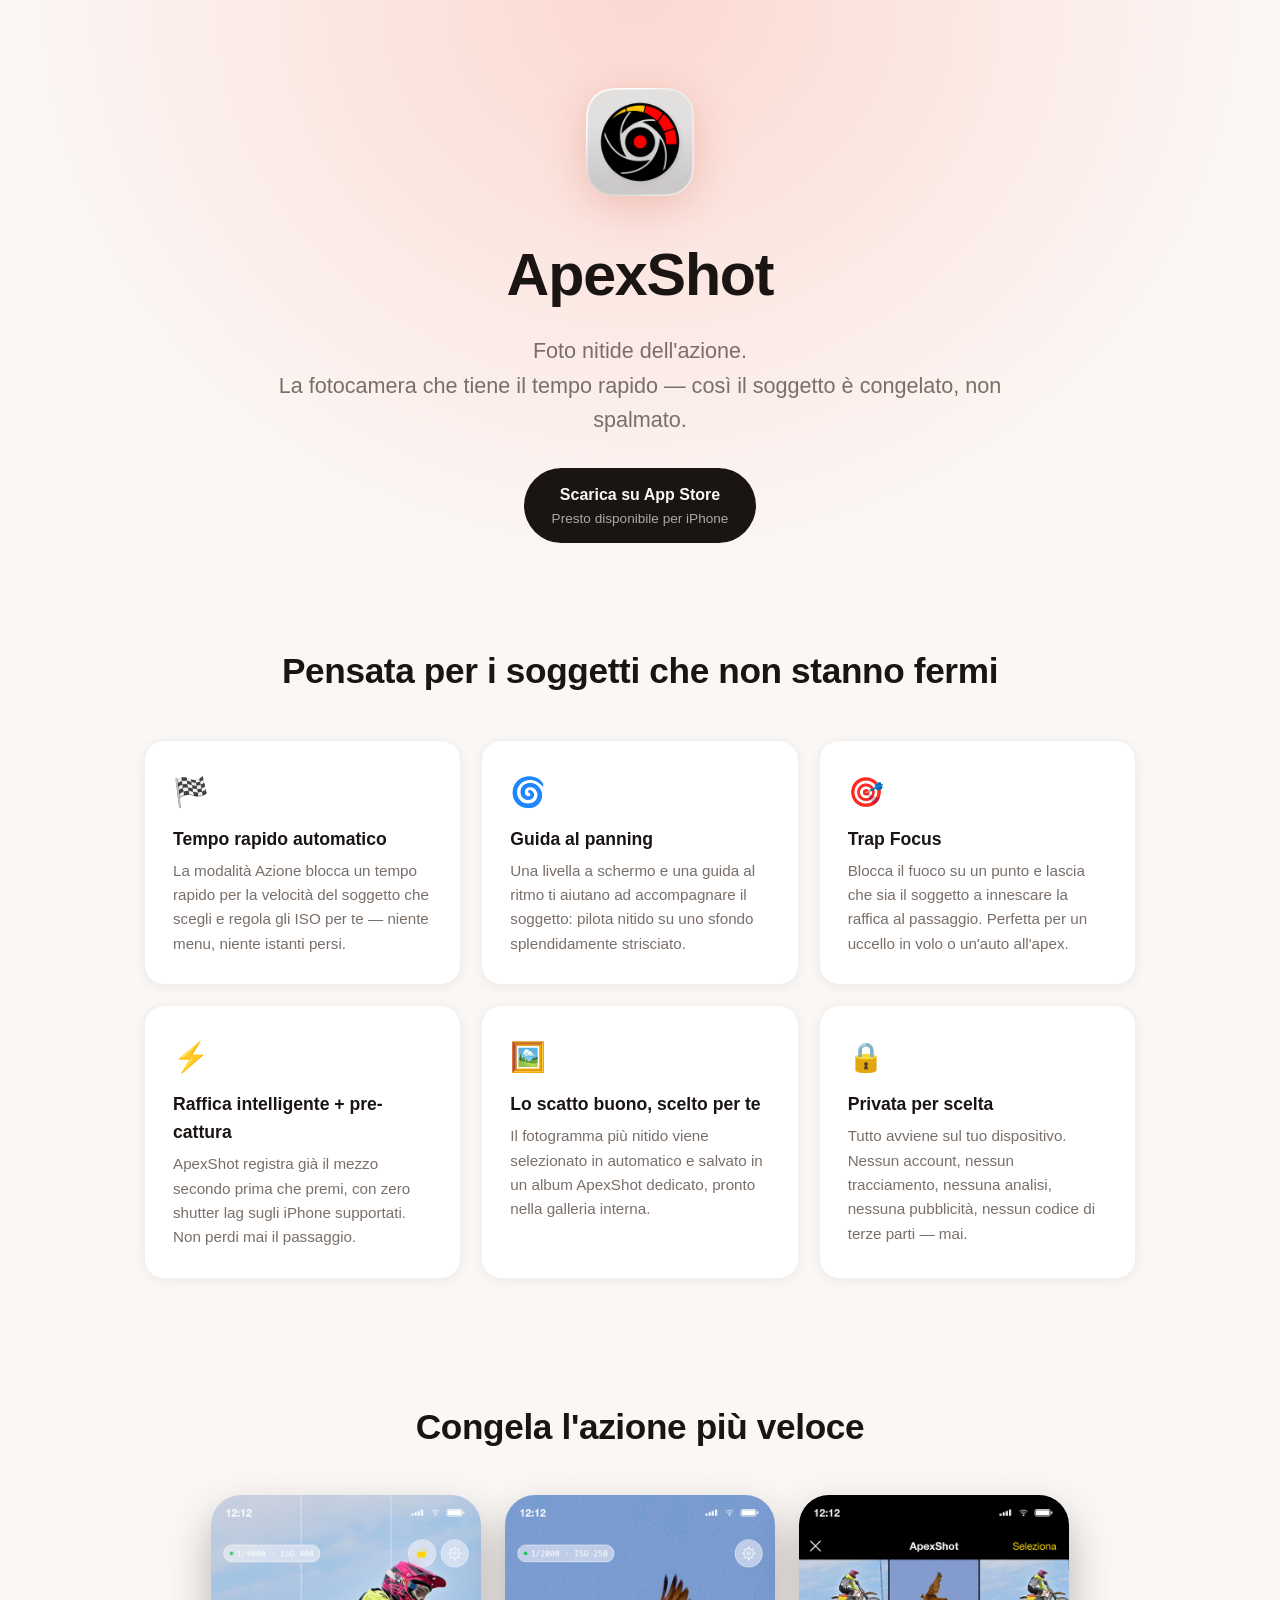
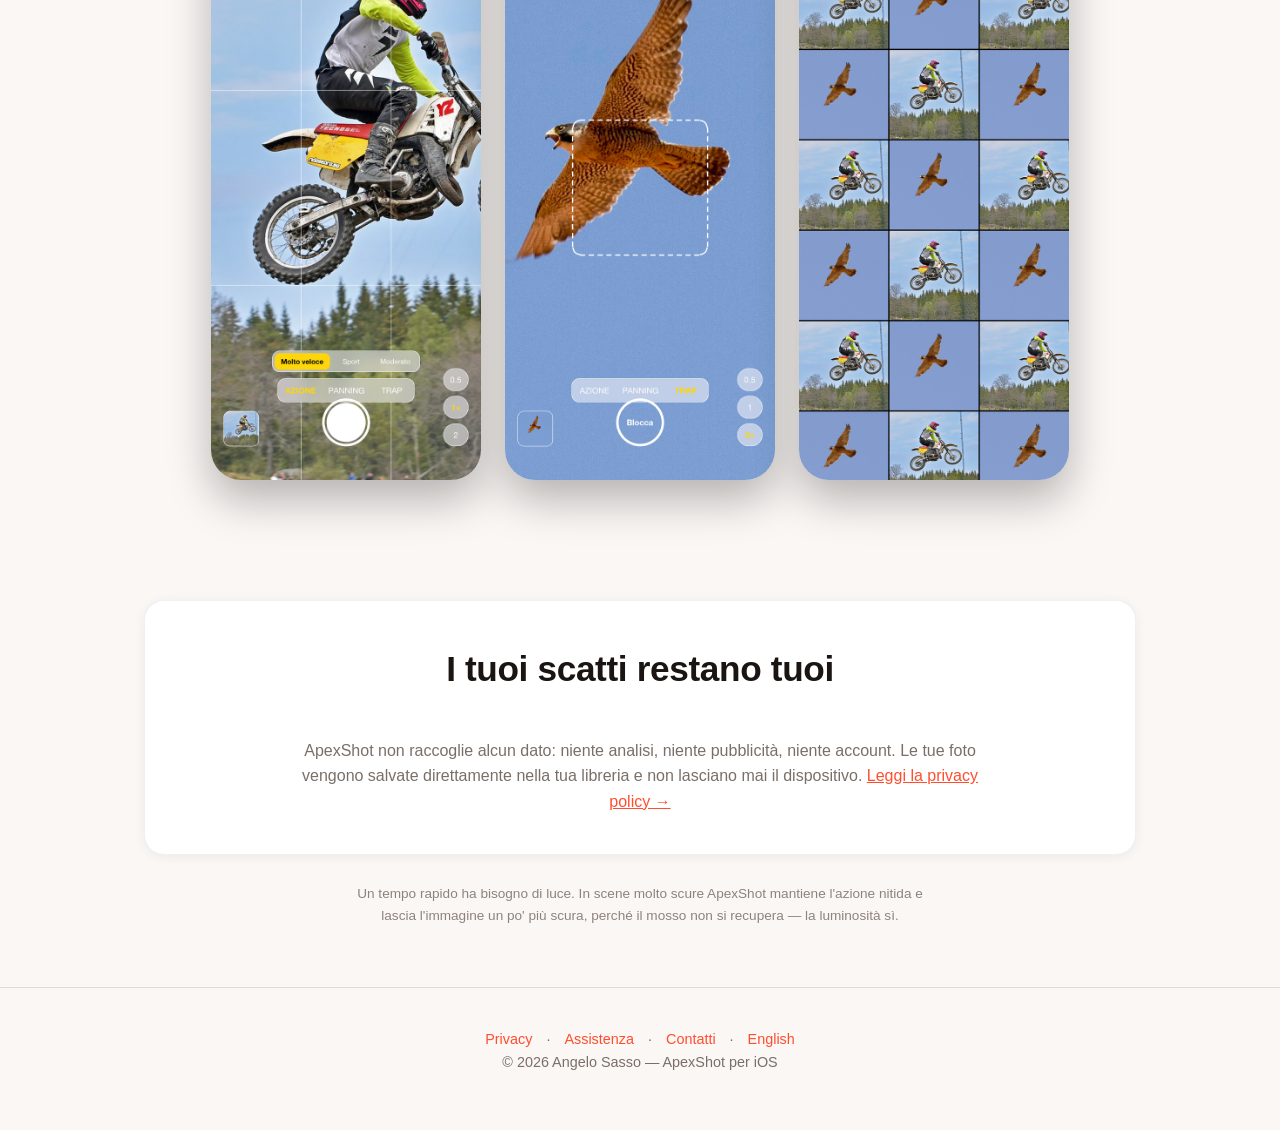
<file: it/index.html>
<!DOCTYPE html>
<html lang="it">
<head>
  <meta charset="utf-8">
  <meta name="viewport" content="width=device-width, initial-scale=1">
  <title>ApexShot — foto nitide dell'azione</title>
  <meta name="description" content="ApexShot è una fotocamera d'azione nativa per iOS che tiene il tempo rapido: motorsport, sport, animali e bambini vengono nitidi. Privata, sul dispositivo, senza pubblicità né tracciamento.">
  <meta property="og:title" content="ApexShot — foto nitide dell'azione">
  <meta property="og:description" content="La fotocamera d'azione che congela il movimento. Privata, sul dispositivo, senza pubblicità.">
  <meta property="og:image" content="../assets/01-action.png">
  <link rel="icon" href="../assets/icon.png">
  <link rel="apple-touch-icon" href="../assets/icon.png">
  <link rel="stylesheet" href="../style.css">
</head>
<body>

<header>
  <div class="wrap">
    <img class="icon" src="../assets/icon.png" alt="Icona di ApexShot">
    <h1>ApexShot</h1>
    <p class="tagline">Foto nitide dell'azione.<br>La fotocamera che tiene il tempo rapido — così il soggetto è congelato, non spalmato.</p>
    <a class="badge" href="#" aria-label="Scarica ApexShot dall'App Store">
      Scarica su App Store
      <span>Presto disponibile per iPhone</span>
    </a>
  </div>
</header>

<section>
  <div class="wrap">
    <h2>Pensata per i soggetti che non stanno fermi</h2>
    <div class="features">
      <div class="feature">
        <div class="emoji">🏁</div>
        <h3>Tempo rapido automatico</h3>
        <p>La modalità Azione blocca un tempo rapido per la velocità del soggetto che scegli e regola gli ISO per te — niente menu, niente istanti persi.</p>
      </div>
      <div class="feature">
        <div class="emoji">🌀</div>
        <h3>Guida al panning</h3>
        <p>Una livella a schermo e una guida al ritmo ti aiutano ad accompagnare il soggetto: pilota nitido su uno sfondo splendidamente strisciato.</p>
      </div>
      <div class="feature">
        <div class="emoji">🎯</div>
        <h3>Trap Focus</h3>
        <p>Blocca il fuoco su un punto e lascia che sia il soggetto a innescare la raffica al passaggio. Perfetta per un uccello in volo o un'auto all'apex.</p>
      </div>
      <div class="feature">
        <div class="emoji">⚡</div>
        <h3>Raffica intelligente + pre-cattura</h3>
        <p>ApexShot registra già il mezzo secondo prima che premi, con zero shutter lag sugli iPhone supportati. Non perdi mai il passaggio.</p>
      </div>
      <div class="feature">
        <div class="emoji">🖼️</div>
        <h3>Lo scatto buono, scelto per te</h3>
        <p>Il fotogramma più nitido viene selezionato in automatico e salvato in un album ApexShot dedicato, pronto nella galleria interna.</p>
      </div>
      <div class="feature">
        <div class="emoji">🔒</div>
        <h3>Privata per scelta</h3>
        <p>Tutto avviene sul tuo dispositivo. Nessun account, nessun tracciamento, nessuna analisi, nessuna pubblicità, nessun codice di terze parti — mai.</p>
      </div>
    </div>
  </div>
</section>

<section>
  <div class="wrap">
    <h2>Congela l'azione più veloce</h2>
    <div class="shots">
      <img src="../assets/it-01-action.png" alt="La modalità Azione di ApexShot congela un motociclista in movimento" loading="lazy">
      <img src="../assets/it-02-trap.png" alt="Trap Focus di ApexShot armato su un falco in volo" loading="lazy">
      <img src="../assets/it-03-gallery.png" alt="La galleria ApexShot con gli scatti nitidi" loading="lazy">
    </div>
  </div>
</section>

<section>
  <div class="wrap">
    <div class="privacy-callout">
      <h2>I tuoi scatti restano tuoi</h2>
      <p>ApexShot non raccoglie alcun dato: niente analisi, niente pubblicità, niente account. Le tue foto vengono salvate direttamente nella tua libreria e non lasciano mai il dispositivo. <a href="privacy.html">Leggi la privacy policy →</a></p>
    </div>
    <p class="note">Un tempo rapido ha bisogno di luce. In scene molto scure ApexShot mantiene l'azione nitida e lascia l'immagine un po' più scura, perché il mosso non si recupera — la luminosità sì.</p>
  </div>
</section>

<footer>
  <div class="wrap">
    <p>
      <a href="privacy.html">Privacy</a> ·
      <a href="support.html">Assistenza</a> ·
      <a href="mailto:support@simplebuild.it">Contatti</a> ·
      <a href="../index.html">English</a>
    </p>
    <p>© 2026 Angelo Sasso — ApexShot per iOS</p>
  </div>
</footer>

</body>
</html>
</file>
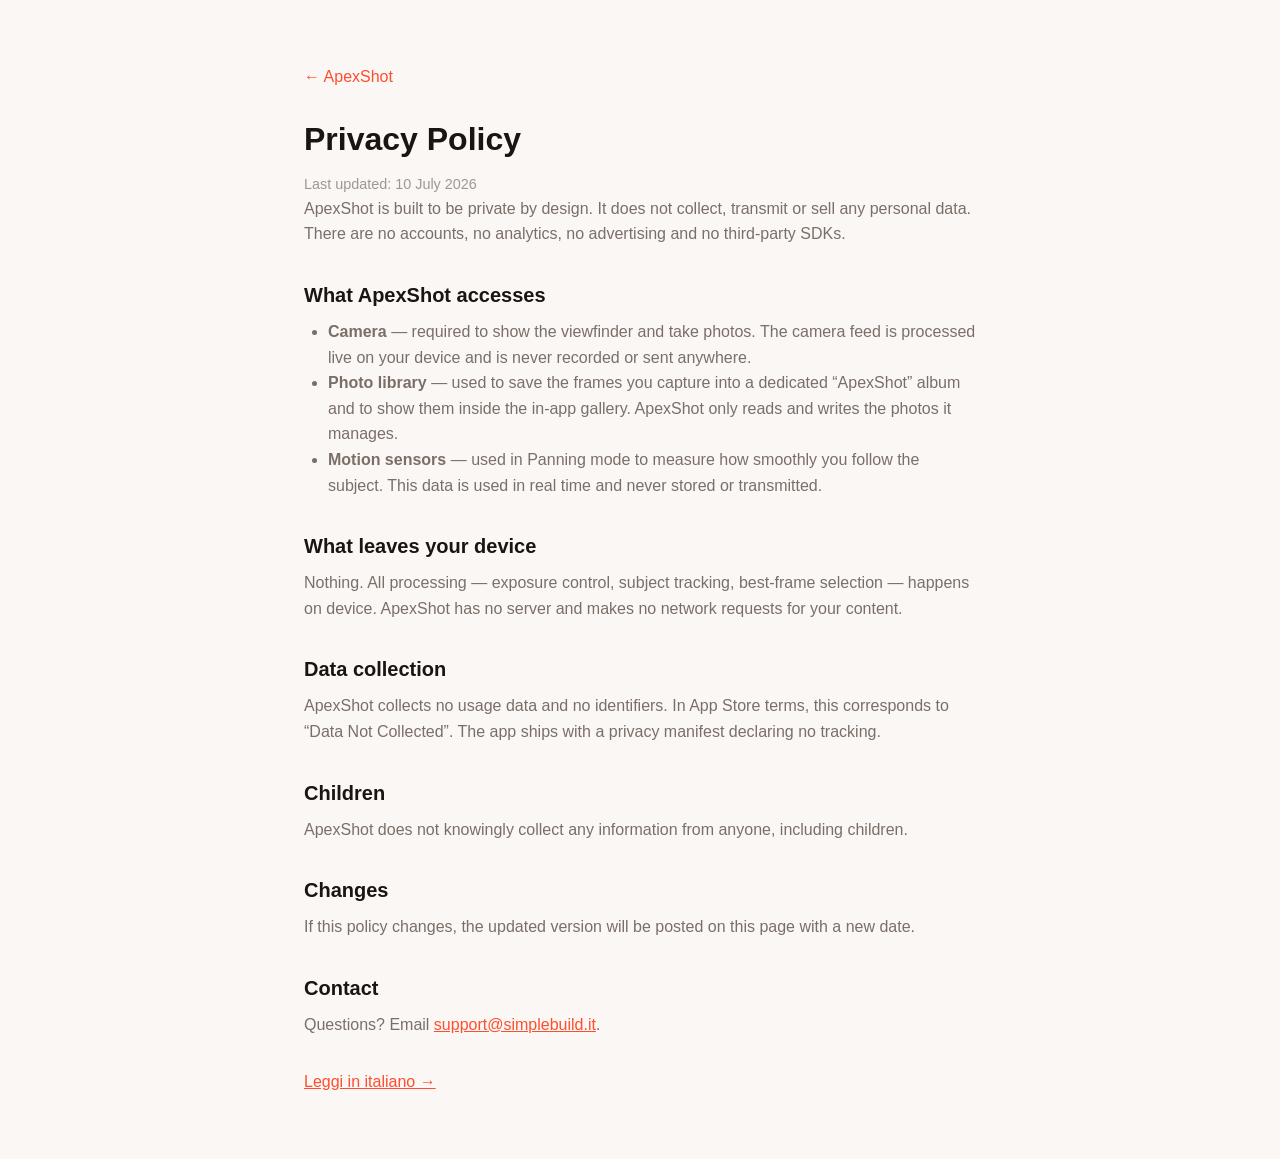
<file: privacy.html>
<!DOCTYPE html>
<html lang="en">
<head>
  <meta charset="utf-8">
  <meta name="viewport" content="width=device-width, initial-scale=1">
  <title>ApexShot — Privacy Policy</title>
  <meta name="description" content="ApexShot privacy policy: no data collected, no tracking, everything stays on your device.">
  <link rel="icon" href="assets/icon.png">
  <link rel="stylesheet" href="style.css">
</head>
<body>
<main class="prose">
  <a class="back" href="index.html">← ApexShot</a>
  <h1>Privacy Policy</h1>
  <p class="updated">Last updated: 10 July 2026</p>

  <p>ApexShot is built to be private by design. It does not collect, transmit or sell any personal data. There are no accounts, no analytics, no advertising and no third-party SDKs.</p>

  <h2>What ApexShot accesses</h2>
  <ul>
    <li><strong>Camera</strong> — required to show the viewfinder and take photos. The camera feed is processed live on your device and is never recorded or sent anywhere.</li>
    <li><strong>Photo library</strong> — used to save the frames you capture into a dedicated “ApexShot” album and to show them inside the in-app gallery. ApexShot only reads and writes the photos it manages.</li>
    <li><strong>Motion sensors</strong> — used in Panning mode to measure how smoothly you follow the subject. This data is used in real time and never stored or transmitted.</li>
  </ul>

  <h2>What leaves your device</h2>
  <p>Nothing. All processing — exposure control, subject tracking, best-frame selection — happens on device. ApexShot has no server and makes no network requests for your content.</p>

  <h2>Data collection</h2>
  <p>ApexShot collects no usage data and no identifiers. In App Store terms, this corresponds to “Data Not Collected”. The app ships with a privacy manifest declaring no tracking.</p>

  <h2>Children</h2>
  <p>ApexShot does not knowingly collect any information from anyone, including children.</p>

  <h2>Changes</h2>
  <p>If this policy changes, the updated version will be posted on this page with a new date.</p>

  <h2>Contact</h2>
  <p>Questions? Email <a href="mailto:support@simplebuild.it">support@simplebuild.it</a>.</p>

  <p style="margin-top:32px"><a href="it/privacy.html">Leggi in italiano →</a></p>
</main>
</body>
</html>
</file>
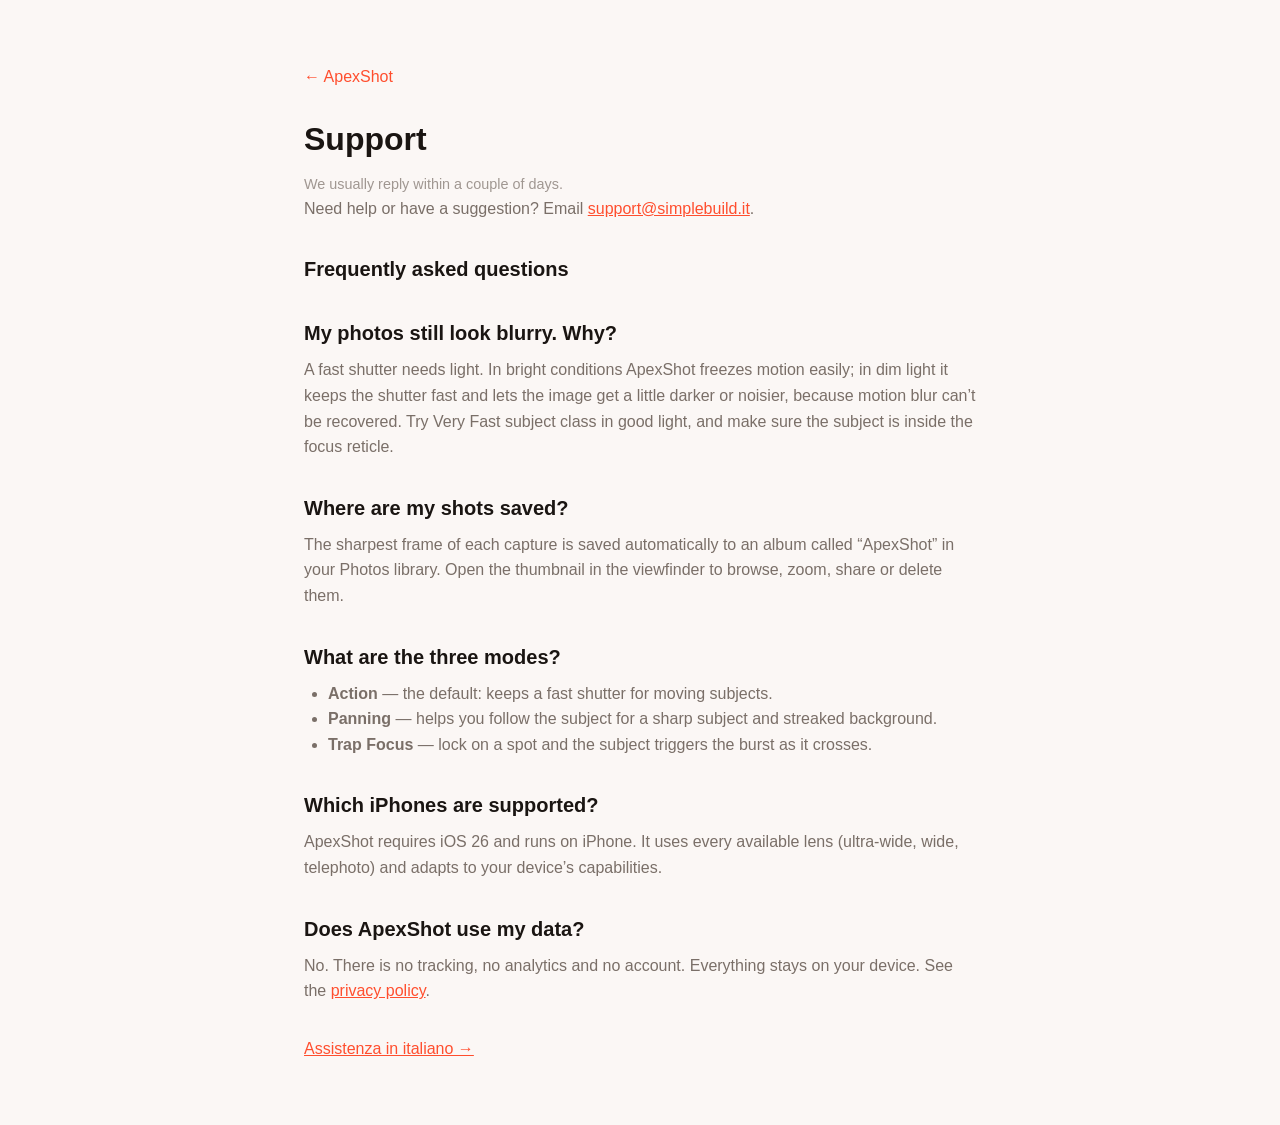
<file: support.html>
<!DOCTYPE html>
<html lang="en">
<head>
  <meta charset="utf-8">
  <meta name="viewport" content="width=device-width, initial-scale=1">
  <title>ApexShot — Support</title>
  <meta name="description" content="Support and frequently asked questions for ApexShot, the iOS action camera.">
  <link rel="icon" href="assets/icon.png">
  <link rel="stylesheet" href="style.css">
</head>
<body>
<main class="prose">
  <a class="back" href="index.html">← ApexShot</a>
  <h1>Support</h1>
  <p class="updated">We usually reply within a couple of days.</p>

  <p>Need help or have a suggestion? Email <a href="mailto:support@simplebuild.it">support@simplebuild.it</a>.</p>

  <h2>Frequently asked questions</h2>

  <h2>My photos still look blurry. Why?</h2>
  <p>A fast shutter needs light. In bright conditions ApexShot freezes motion easily; in dim light it keeps the shutter fast and lets the image get a little darker or noisier, because motion blur can’t be recovered. Try Very Fast subject class in good light, and make sure the subject is inside the focus reticle.</p>

  <h2>Where are my shots saved?</h2>
  <p>The sharpest frame of each capture is saved automatically to an album called “ApexShot” in your Photos library. Open the thumbnail in the viewfinder to browse, zoom, share or delete them.</p>

  <h2>What are the three modes?</h2>
  <ul>
    <li><strong>Action</strong> — the default: keeps a fast shutter for moving subjects.</li>
    <li><strong>Panning</strong> — helps you follow the subject for a sharp subject and streaked background.</li>
    <li><strong>Trap Focus</strong> — lock on a spot and the subject triggers the burst as it crosses.</li>
  </ul>

  <h2>Which iPhones are supported?</h2>
  <p>ApexShot requires iOS 26 and runs on iPhone. It uses every available lens (ultra-wide, wide, telephoto) and adapts to your device’s capabilities.</p>

  <h2>Does ApexShot use my data?</h2>
  <p>No. There is no tracking, no analytics and no account. Everything stays on your device. See the <a href="privacy.html">privacy policy</a>.</p>

  <p style="margin-top:32px"><a href="it/support.html">Assistenza in italiano →</a></p>
</main>
</body>
</html>
</file>
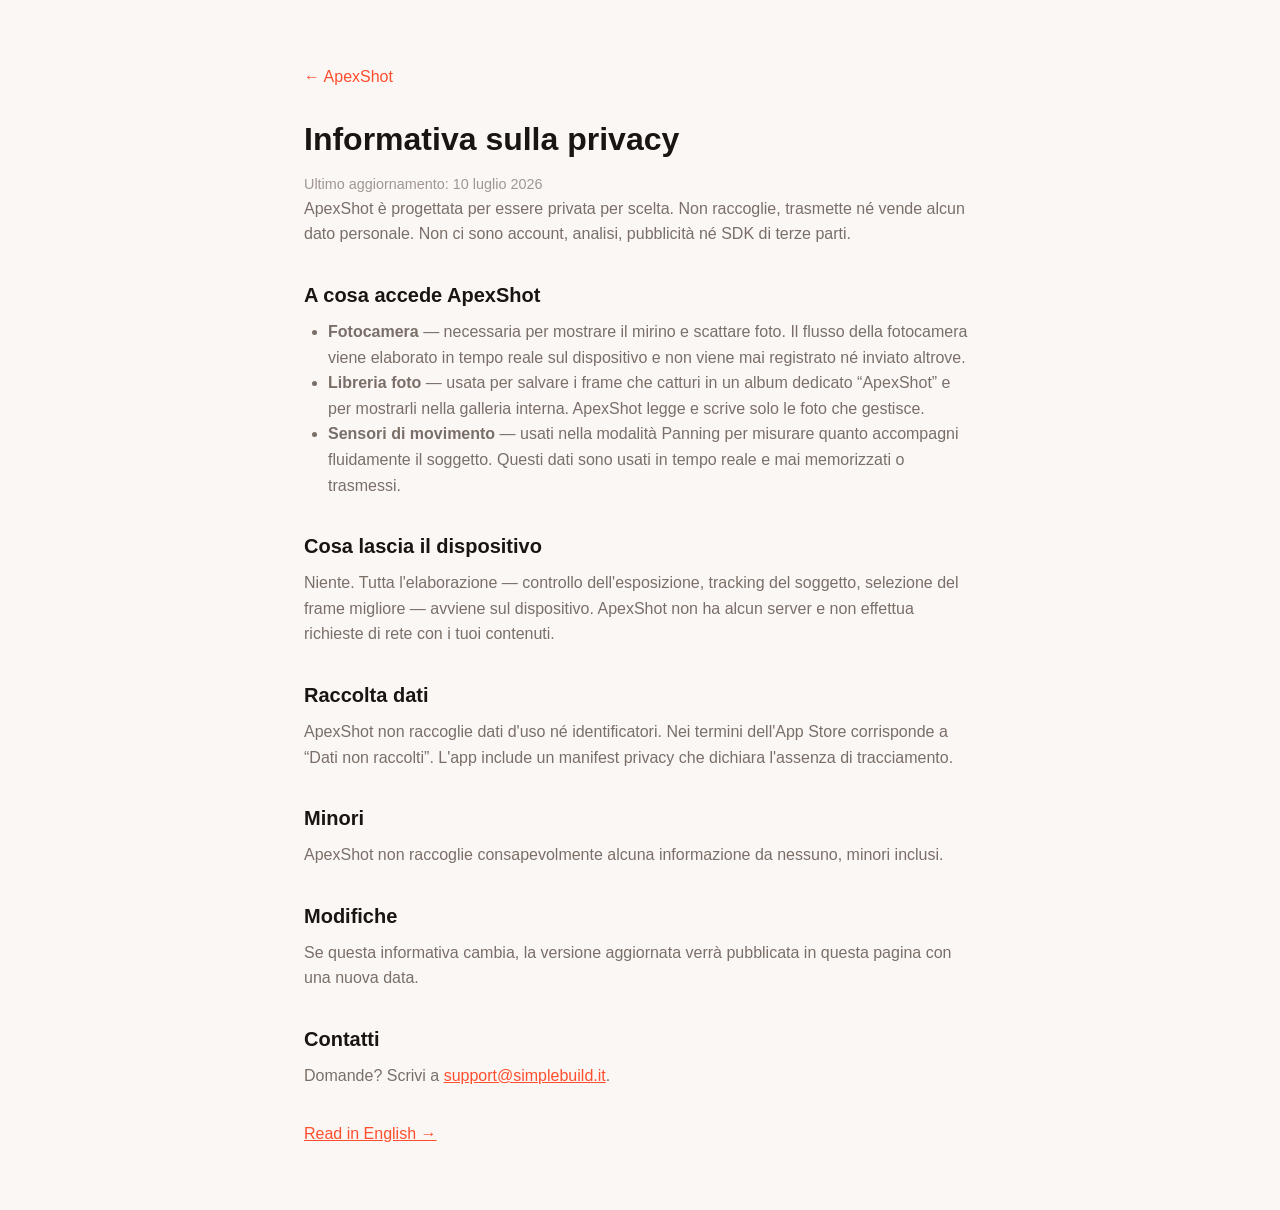
<file: it/privacy.html>
<!DOCTYPE html>
<html lang="it">
<head>
  <meta charset="utf-8">
  <meta name="viewport" content="width=device-width, initial-scale=1">
  <title>ApexShot — Informativa sulla privacy</title>
  <meta name="description" content="Informativa privacy di ApexShot: nessun dato raccolto, nessun tracciamento, tutto resta sul dispositivo.">
  <link rel="icon" href="../assets/icon.png">
  <link rel="stylesheet" href="../style.css">
</head>
<body>
<main class="prose">
  <a class="back" href="index.html">← ApexShot</a>
  <h1>Informativa sulla privacy</h1>
  <p class="updated">Ultimo aggiornamento: 10 luglio 2026</p>

  <p>ApexShot è progettata per essere privata per scelta. Non raccoglie, trasmette né vende alcun dato personale. Non ci sono account, analisi, pubblicità né SDK di terze parti.</p>

  <h2>A cosa accede ApexShot</h2>
  <ul>
    <li><strong>Fotocamera</strong> — necessaria per mostrare il mirino e scattare foto. Il flusso della fotocamera viene elaborato in tempo reale sul dispositivo e non viene mai registrato né inviato altrove.</li>
    <li><strong>Libreria foto</strong> — usata per salvare i frame che catturi in un album dedicato “ApexShot” e per mostrarli nella galleria interna. ApexShot legge e scrive solo le foto che gestisce.</li>
    <li><strong>Sensori di movimento</strong> — usati nella modalità Panning per misurare quanto accompagni fluidamente il soggetto. Questi dati sono usati in tempo reale e mai memorizzati o trasmessi.</li>
  </ul>

  <h2>Cosa lascia il dispositivo</h2>
  <p>Niente. Tutta l'elaborazione — controllo dell'esposizione, tracking del soggetto, selezione del frame migliore — avviene sul dispositivo. ApexShot non ha alcun server e non effettua richieste di rete con i tuoi contenuti.</p>

  <h2>Raccolta dati</h2>
  <p>ApexShot non raccoglie dati d'uso né identificatori. Nei termini dell'App Store corrisponde a “Dati non raccolti”. L'app include un manifest privacy che dichiara l'assenza di tracciamento.</p>

  <h2>Minori</h2>
  <p>ApexShot non raccoglie consapevolmente alcuna informazione da nessuno, minori inclusi.</p>

  <h2>Modifiche</h2>
  <p>Se questa informativa cambia, la versione aggiornata verrà pubblicata in questa pagina con una nuova data.</p>

  <h2>Contatti</h2>
  <p>Domande? Scrivi a <a href="mailto:support@simplebuild.it">support@simplebuild.it</a>.</p>

  <p style="margin-top:32px"><a href="../privacy.html">Read in English →</a></p>
</main>
</body>
</html>
</file>
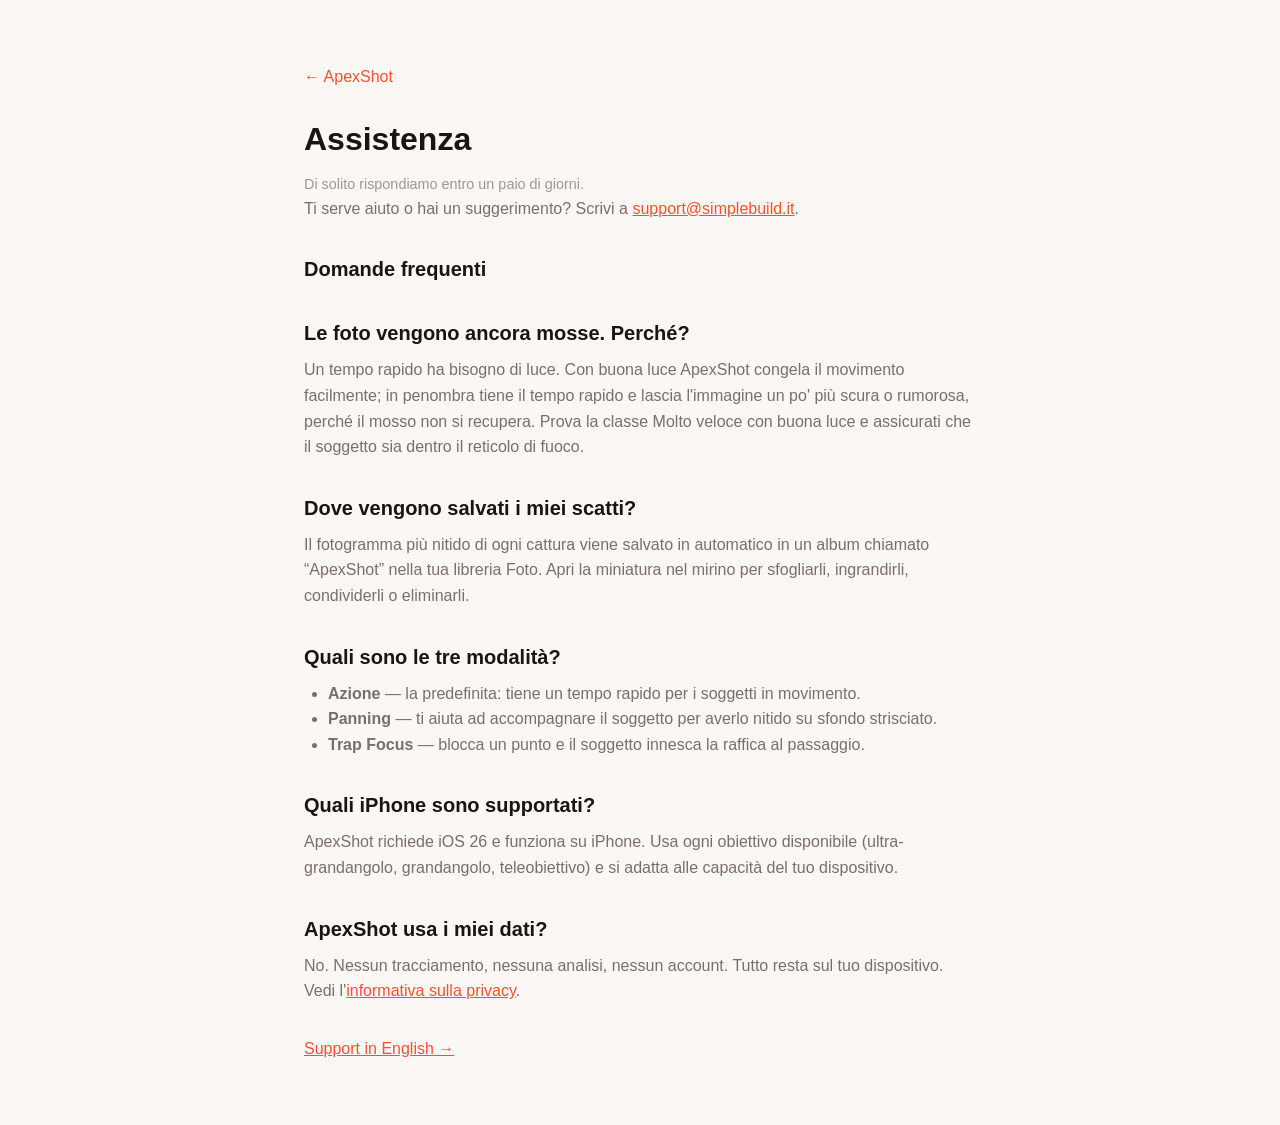
<file: it/support.html>
<!DOCTYPE html>
<html lang="it">
<head>
  <meta charset="utf-8">
  <meta name="viewport" content="width=device-width, initial-scale=1">
  <title>ApexShot — Assistenza</title>
  <meta name="description" content="Assistenza e domande frequenti su ApexShot, la fotocamera d'azione per iOS.">
  <link rel="icon" href="../assets/icon.png">
  <link rel="stylesheet" href="../style.css">
</head>
<body>
<main class="prose">
  <a class="back" href="index.html">← ApexShot</a>
  <h1>Assistenza</h1>
  <p class="updated">Di solito rispondiamo entro un paio di giorni.</p>

  <p>Ti serve aiuto o hai un suggerimento? Scrivi a <a href="mailto:support@simplebuild.it">support@simplebuild.it</a>.</p>

  <h2>Domande frequenti</h2>

  <h2>Le foto vengono ancora mosse. Perché?</h2>
  <p>Un tempo rapido ha bisogno di luce. Con buona luce ApexShot congela il movimento facilmente; in penombra tiene il tempo rapido e lascia l'immagine un po' più scura o rumorosa, perché il mosso non si recupera. Prova la classe Molto veloce con buona luce e assicurati che il soggetto sia dentro il reticolo di fuoco.</p>

  <h2>Dove vengono salvati i miei scatti?</h2>
  <p>Il fotogramma più nitido di ogni cattura viene salvato in automatico in un album chiamato “ApexShot” nella tua libreria Foto. Apri la miniatura nel mirino per sfogliarli, ingrandirli, condividerli o eliminarli.</p>

  <h2>Quali sono le tre modalità?</h2>
  <ul>
    <li><strong>Azione</strong> — la predefinita: tiene un tempo rapido per i soggetti in movimento.</li>
    <li><strong>Panning</strong> — ti aiuta ad accompagnare il soggetto per averlo nitido su sfondo strisciato.</li>
    <li><strong>Trap Focus</strong> — blocca un punto e il soggetto innesca la raffica al passaggio.</li>
  </ul>

  <h2>Quali iPhone sono supportati?</h2>
  <p>ApexShot richiede iOS 26 e funziona su iPhone. Usa ogni obiettivo disponibile (ultra-grandangolo, grandangolo, teleobiettivo) e si adatta alle capacità del tuo dispositivo.</p>

  <h2>ApexShot usa i miei dati?</h2>
  <p>No. Nessun tracciamento, nessuna analisi, nessun account. Tutto resta sul tuo dispositivo. Vedi l'<a href="privacy.html">informativa sulla privacy</a>.</p>

  <p style="margin-top:32px"><a href="../support.html">Support in English →</a></p>
</main>
</body>
</html>
</file>
<file: style.css>
:root {
  --bg: #fbf7f5;
  --ink: #1a1512;
  --muted: #7a6f68;
  --accent: #ff4e2e;
  --accent-dark: #c8371a;
  --card: #ffffff;
  --radius: 20px;
}

@media (prefers-color-scheme: dark) {
  :root {
    --bg: #14100e;
    --ink: #f4efec;
    --muted: #a89a92;
    --accent: #ff6a4d;
    --accent-dark: #ff4e2e;
    --card: #201a17;
  }
}

* { margin: 0; padding: 0; box-sizing: border-box; }

body {
  font-family: -apple-system, BlinkMacSystemFont, "SF Pro Text", "Segoe UI", Roboto, sans-serif;
  background: var(--bg);
  color: var(--ink);
  line-height: 1.6;
  -webkit-font-smoothing: antialiased;
}

.wrap { max-width: 1040px; margin: 0 auto; padding: 0 24px; }

/* Hero */
header {
  padding: 88px 0 40px;
  text-align: center;
  background: radial-gradient(ellipse at top, color-mix(in srgb, var(--accent) 18%, var(--bg)), var(--bg) 70%);
}
header img.icon {
  width: 108px; height: 108px;
  /* L'icona ha già angoli arrotondati e ombra propria: niente doppio effetto. */
  filter: drop-shadow(0 10px 22px rgba(180, 40, 20, 0.20));
}
header h1 { font-size: clamp(2.4rem, 6vw, 3.7rem); letter-spacing: -0.02em; margin-top: 24px; }
header p.tagline { font-size: clamp(1.1rem, 3vw, 1.35rem); color: var(--muted); margin: 12px auto 30px; max-width: 34em; }

.badge {
  display: inline-block;
  background: var(--ink);
  color: var(--bg);
  padding: 14px 28px;
  border-radius: 999px;
  text-decoration: none;
  font-weight: 600;
  transition: transform 0.15s ease;
}
.badge:hover { transform: scale(1.04); }
.badge span { opacity: 0.65; font-weight: 400; font-size: 0.85em; display: block; }

/* Sections */
section { padding: 60px 0; }
section h2 {
  text-align: center;
  font-size: clamp(1.6rem, 4vw, 2.2rem);
  letter-spacing: -0.01em;
  margin-bottom: 40px;
}

.features {
  display: grid;
  grid-template-columns: repeat(auto-fit, minmax(280px, 1fr));
  gap: 20px;
}
.feature {
  background: var(--card);
  border-radius: var(--radius);
  padding: 28px;
  box-shadow: 0 2px 12px rgba(0, 0, 0, 0.06);
  border: 1px solid color-mix(in srgb, var(--ink) 6%, transparent);
}
.feature .emoji { font-size: 1.8rem; }
.feature h3 { margin: 10px 0 6px; font-size: 1.1rem; }
.feature p { color: var(--muted); font-size: 0.95rem; }

.shots {
  display: flex;
  gap: 8px;
  justify-content: center;
  align-items: flex-end;
  flex-wrap: wrap;
}
.shots {
  gap: 24px;
}
.shots img {
  width: min(270px, 74vw);
  border-radius: 30px;
  box-shadow: 0 20px 44px rgba(0, 0, 0, 0.28);
}

.privacy-callout {
  background: var(--card);
  border-radius: var(--radius);
  padding: 40px;
  text-align: center;
  box-shadow: 0 2px 12px rgba(0, 0, 0, 0.06);
  border: 1px solid color-mix(in srgb, var(--ink) 6%, transparent);
}
.privacy-callout p { max-width: 44em; margin: 0 auto; color: var(--muted); }
.privacy-callout a { color: var(--accent); }

.note {
  max-width: 44em; margin: 28px auto 0; text-align: center;
  font-size: 0.85rem; color: var(--muted); opacity: 0.85;
}

/* Prose pages (privacy, support) */
main.prose { max-width: 720px; margin: 0 auto; padding: 64px 24px; }
main.prose h1 { font-size: 2rem; margin-bottom: 8px; }
main.prose h2 { font-size: 1.25rem; margin: 32px 0 8px; }
main.prose p, main.prose li { color: var(--muted); }
main.prose ul { padding-left: 24px; }
main.prose a { color: var(--accent); }
main.prose .updated { font-size: 0.9rem; opacity: 0.7; }
main.prose .back { display: inline-block; margin-bottom: 24px; text-decoration: none; color: var(--accent); }

footer {
  border-top: 1px solid color-mix(in srgb, var(--ink) 12%, transparent);
  padding: 40px 0 56px;
  text-align: center;
  color: var(--muted);
  font-size: 0.9rem;
}
footer a { color: var(--accent); text-decoration: none; margin: 0 10px; }
</file>
